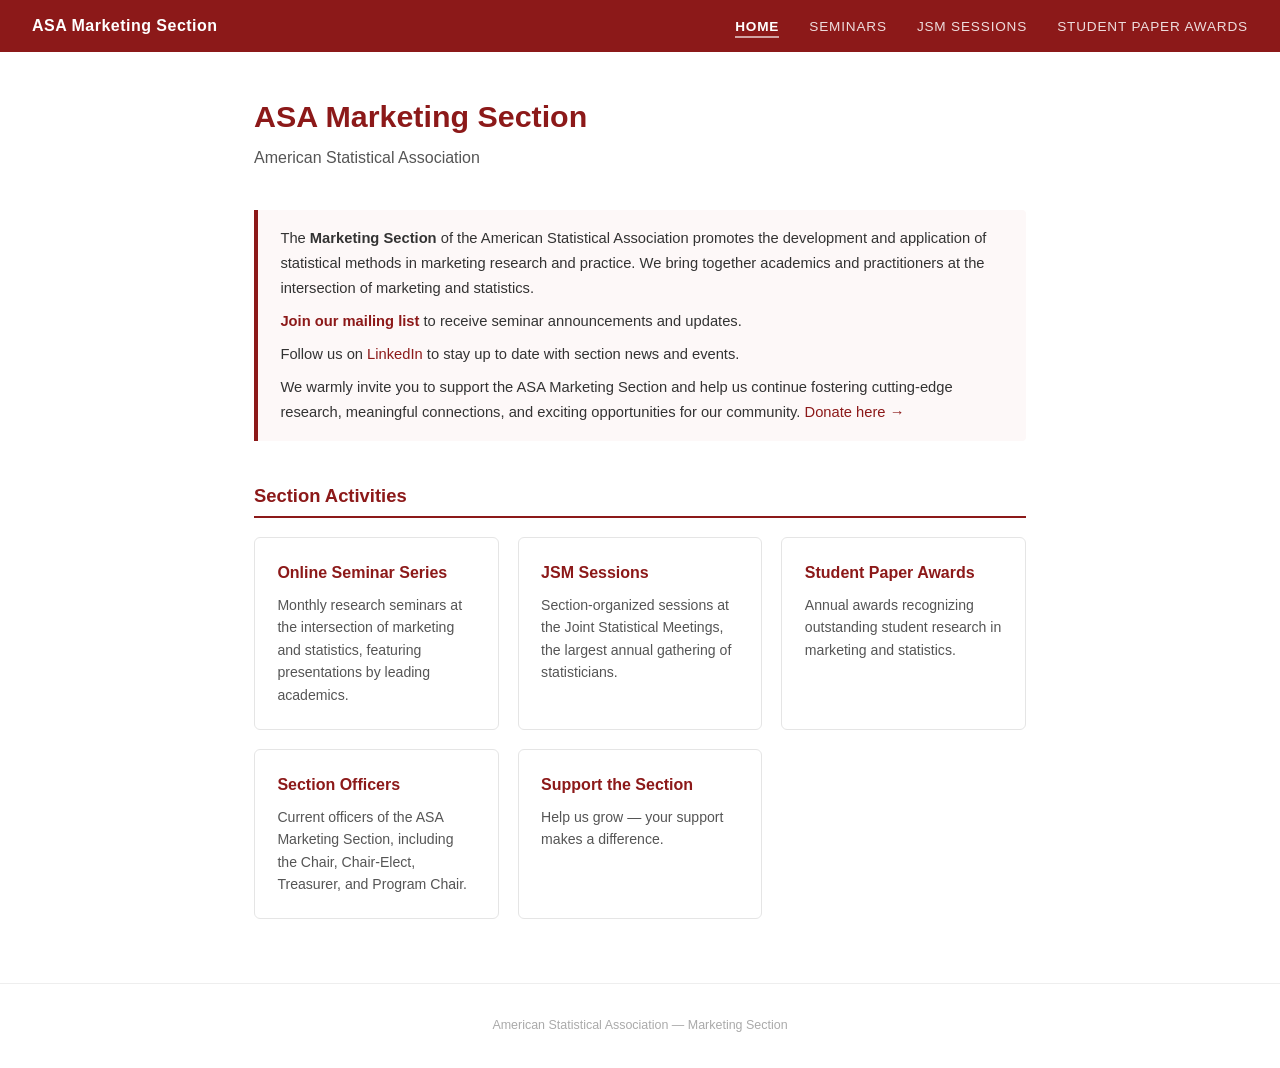
<file: index.html>
<!DOCTYPE html>
<html lang="en">
<head>
  <meta charset="UTF-8" />
  <meta name="viewport" content="width=device-width, initial-scale=1.0" />
  <title>Home — ASA Marketing Section</title>
  <link rel="stylesheet" href="style.css" />
</head>
<body>
<header class="site-header">
  <a class="nav-title" href="index.html">ASA Marketing Section</a>
  <nav>
    <a href="index.html" class="active">Home</a>
    <a href="seminars.html">Seminars</a>
    <a href="jsm.html">JSM Sessions</a>
    <a href="awards.html">Student Paper Awards</a>
  </nav>
</header>
<main class="page-content">

  <h1 class="page-title">ASA Marketing Section</h1>
  <p class="page-subtitle">American Statistical Association</p>

  <div class="about-section">
    <p>The <strong>Marketing Section</strong> of the American Statistical Association promotes the development and application of statistical methods in marketing research and practice. We bring together academics and practitioners at the intersection of marketing and statistics.</p>
    <p><strong><a href="https://asamarketing.substack.com/subscribe">Join our mailing list</a></strong> to receive seminar announcements and updates.</p>
    <p>Follow us on <a href="https://www.linkedin.com/groups/14601729/" target="_blank" rel="noopener">LinkedIn</a> to stay up to date with section news and events.</p>
    <p>We warmly invite you to support the ASA Marketing Section and help us continue fostering cutting-edge research, meaningful connections, and exciting opportunities for our community. <a href="https://secure.qgiv.com/for/asamarketingsection/" target="_blank" rel="noopener">Donate here →</a></p>
  </div>

  <h2 class="season-heading">Section Activities</h2>

  <div class="nav-cards">

    <a class="nav-card" href="seminars.html">
      <div class="nav-card-title">Online Seminar Series</div>
      <div class="nav-card-desc">Monthly research seminars at the intersection of marketing and statistics, featuring presentations by leading academics.</div>
    </a>

    <a class="nav-card" href="jsm.html">
      <div class="nav-card-title">JSM Sessions</div>
      <div class="nav-card-desc">Section-organized sessions at the Joint Statistical Meetings, the largest annual gathering of statisticians.</div>
    </a>

    <a class="nav-card" href="awards.html">
      <div class="nav-card-title">Student Paper Awards</div>
      <div class="nav-card-desc">Annual awards recognizing outstanding student research in marketing and statistics.</div>
    </a>

    <a class="nav-card" href="officers.html">
      <div class="nav-card-title">Section Officers</div>
      <div class="nav-card-desc">Current officers of the ASA Marketing Section, including the Chair, Chair-Elect, Treasurer, and Program Chair.</div>
    </a>

    <a class="nav-card" href="https://secure.qgiv.com/for/asamarketingsection/" target="_blank" rel="noopener">
      <div class="nav-card-title">Support the Section</div>
      <div class="nav-card-desc">Help us grow — your support makes a difference.</div>
    </a>

  </div>

</main>
<footer class="site-footer">
  American Statistical Association — Marketing Section
</footer>
</body>
</html>
</file>
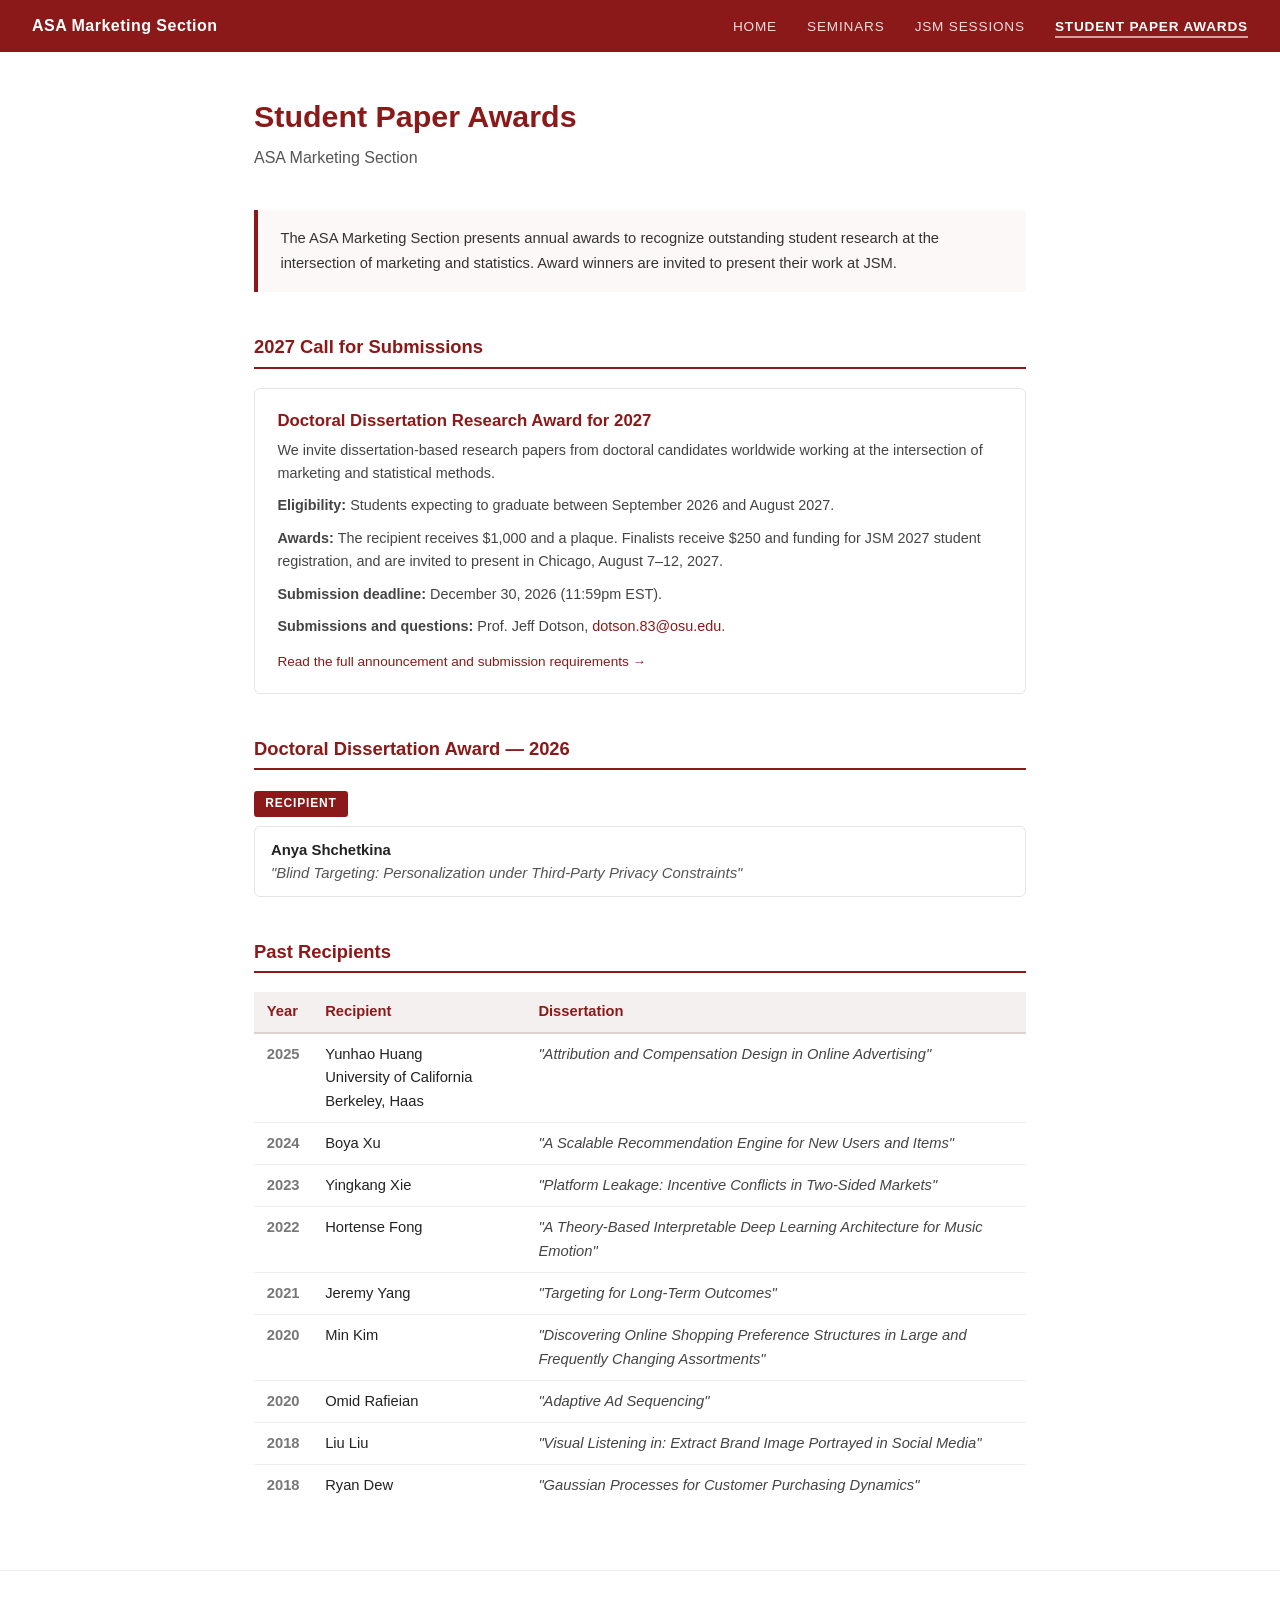
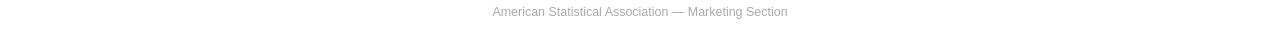
<file: awards.html>
<!DOCTYPE html>
<html lang="en">
<head>
  <meta charset="UTF-8" />
  <meta name="viewport" content="width=device-width, initial-scale=1.0" />
  <title>Student Paper Awards — ASA Marketing Section</title>
  <link rel="stylesheet" href="style.css" />
</head>
<body class="award-page">
<header class="site-header">
  <a class="nav-title" href="index.html">ASA Marketing Section</a>
  <nav>
    <a href="index.html">Home</a>
    <a href="seminars.html">Seminars</a>
    <a href="jsm.html">JSM Sessions</a>
    <a href="awards.html" class="active">Student Paper Awards</a>
  </nav>
</header>
<main class="page-content">

  <h1 class="page-title">Student Paper Awards</h1>
  <p class="page-subtitle">ASA Marketing Section</p>

  <div class="about-section">
    <p>The ASA Marketing Section presents annual awards to recognize outstanding student research at the intersection of marketing and statistics. Award winners are invited to present their work at JSM.</p>
  </div>

  <h2 class="season-heading">2027 Call for Submissions</h2>
  <div class="talk-card">
    <h3 class="talk-title"><a href="doctoral-dissertation-award-2027.html">Doctoral Dissertation Research Award for 2027</a></h3>
    <p class="talk-speaker">We invite dissertation-based research papers from doctoral candidates worldwide working at the intersection of marketing and statistical methods.</p>
    <p class="talk-speaker"><strong>Eligibility:</strong> Students expecting to graduate between September 2026 and August 2027.</p>
    <p class="talk-speaker"><strong>Awards:</strong> The recipient receives $1,000 and a plaque. Finalists receive $250 and funding for JSM 2027 student registration, and are invited to present in Chicago, August 7–12, 2027.</p>
    <p class="talk-speaker"><strong>Submission deadline:</strong> December 30, 2026 (11:59pm EST).</p>
    <p class="talk-speaker"><strong>Submissions and questions:</strong> Prof. Jeff Dotson, <a href="mailto:dotson.83@osu.edu">dotson.83@osu.edu</a>.</p>
    <a class="read-more" href="doctoral-dissertation-award-2027.html">Read the full announcement and submission requirements →</a>
  </div>

  <h2 class="season-heading">Doctoral Dissertation Award — 2026</h2>
  <div class="award-block">
    <div class="award-label recipient-label">Recipient</div>
    <ul class="award-list">
      <li><strong>Anya Shchetkina</strong><br>
        <em>"Blind Targeting: Personalization under Third-Party Privacy Constraints"</em></li>
    </ul>
  </div>

  <!-- Archived 2025 finalists; retained for reference.
  <h2 class="season-heading">Doctoral Dissertation Award — 2025 Finalists</h2>

  <div class="award-block">
    <div class="award-label finalist-label">Finalists</div>
    <ul class="award-list">
      <li><strong>Yanyan Li</strong> (University of Southern California, Marshall)<br>
        <em>"A Representative Sampling Method for Peer Encouragement Designs in Network Experiments"</em></li>
      <li><strong>Jasmine Yang</strong> (Columbia Business School)<br>
        <em>"A Scalable Framework for the Optimization of Video Content Summarization"</em></li>
      <li><strong>Hangcheng Zhao</strong> (University of Pennsylvania, Wharton)<br>
        <em>"Algorithmic Collusion of Pricing and Advertising on E-commerce Platforms"</em></li>
      <li><strong>Guangying Chen</strong> (Washington University in St. Louis, Olin)<br>
        <em>"A New Estimator for Encouragement Design in Randomized Controlled Trials When the Exclusion Restriction Is Violated"</em></li>
    </ul>
  </div>

  -->

  <h2 class="season-heading">Past Recipients</h2>

  <table class="award-table">
    <thead>
      <tr><th>Year</th><th>Recipient</th><th>Dissertation</th></tr>
    </thead>
    <tbody>
      <tr><td>2025</td><td>Yunhao Huang<br>University of California Berkeley, Haas</td><td><em>"Attribution and Compensation Design in Online Advertising"</em></td></tr>
      <tr><td>2024</td><td>Boya Xu</td><td><em>"A Scalable Recommendation Engine for New Users and Items"</em></td></tr>
      <tr><td>2023</td><td>Yingkang Xie</td><td><em>"Platform Leakage: Incentive Conflicts in Two-Sided Markets"</em></td></tr>
      <tr><td>2022</td><td>Hortense Fong</td><td><em>"A Theory-Based Interpretable Deep Learning Architecture for Music Emotion"</em></td></tr>
      <tr><td>2021</td><td>Jeremy Yang</td><td><em>"Targeting for Long-Term Outcomes"</em></td></tr>
      <tr><td>2020</td><td>Min Kim</td><td><em>"Discovering Online Shopping Preference Structures in Large and Frequently Changing Assortments"</em></td></tr>
      <tr><td>2020</td><td>Omid Rafieian</td><td><em>"Adaptive Ad Sequencing"</em></td></tr>
      <tr><td>2018</td><td>Liu Liu</td><td><em>"Visual Listening in: Extract Brand Image Portrayed in Social Media"</em></td></tr>
      <tr><td>2018</td><td>Ryan Dew</td><td><em>"Gaussian Processes for Customer Purchasing Dynamics"</em></td></tr>
    </tbody>
  </table>

</main>
<footer class="site-footer">
  American Statistical Association — Marketing Section
</footer>
</body>
</html>
</file>
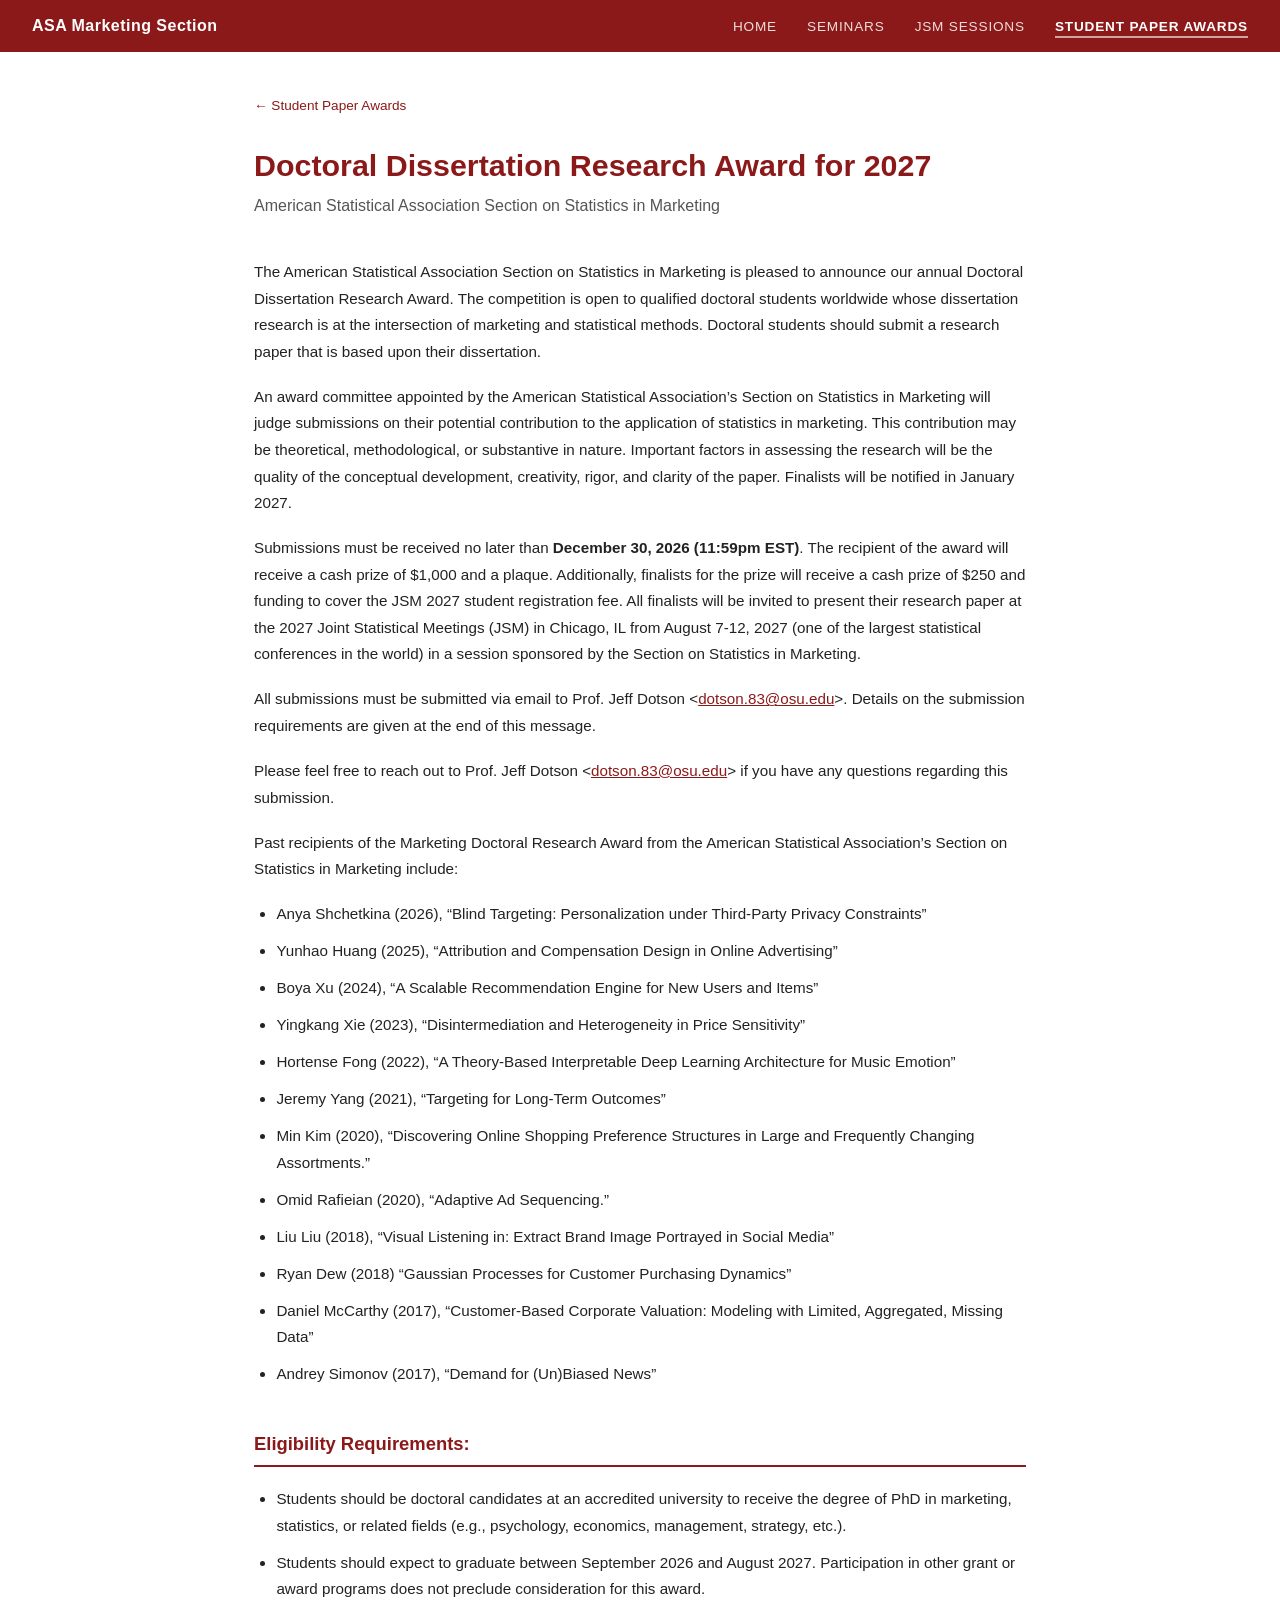
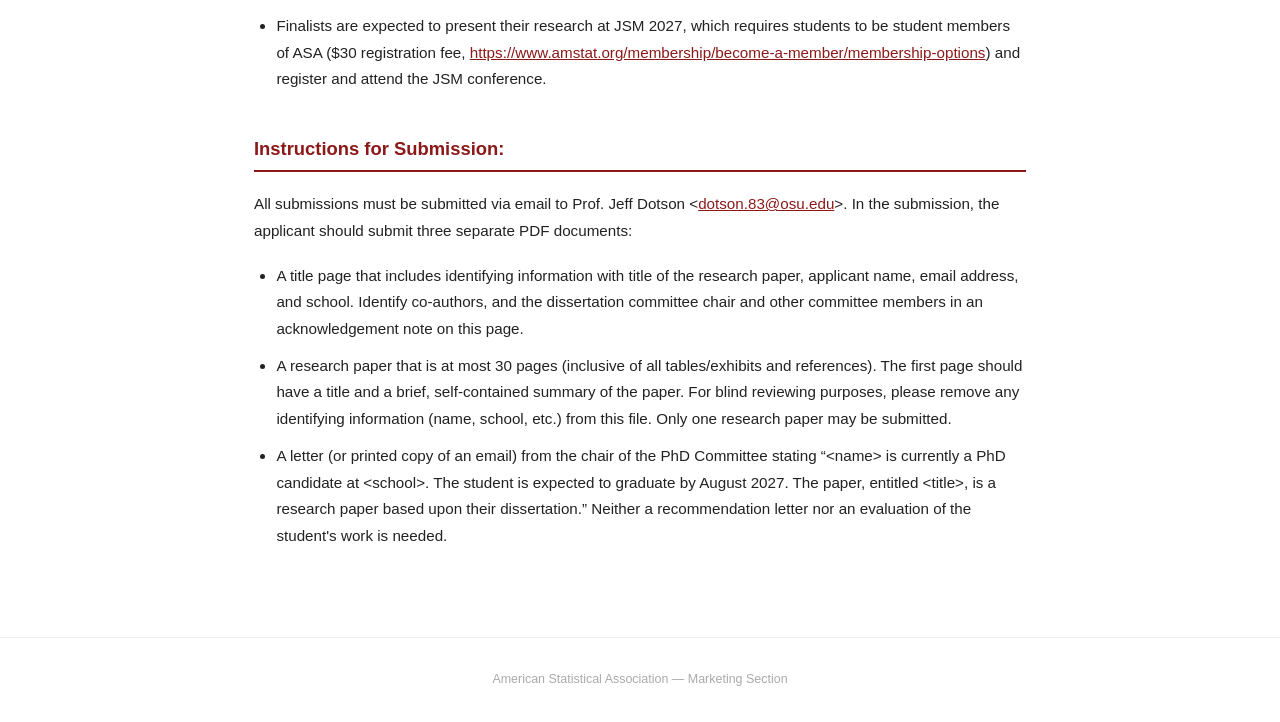
<file: doctoral-dissertation-award-2027.html>
<!DOCTYPE html>
<html lang="en">
<head>
  <meta charset="UTF-8" />
  <meta name="viewport" content="width=device-width, initial-scale=1.0" />
  <title>Doctoral Dissertation Research Award for 2027 — ASA Marketing Section</title>
  <link rel="stylesheet" href="style.css" />
</head>
<body class="award-page">
<header class="site-header">
  <a class="nav-title" href="index.html">ASA Marketing Section</a>
  <nav>
    <a href="index.html">Home</a>
    <a href="seminars.html">Seminars</a>
    <a href="jsm.html">JSM Sessions</a>
    <a href="awards.html" class="active">Student Paper Awards</a>
  </nav>
</header>
<main class="page-content">
  <a class="back-link" href="awards.html">← Student Paper Awards</a>
  <h1 class="page-title">Doctoral Dissertation Research Award for 2027</h1>
  <p class="page-subtitle">American Statistical Association Section on Statistics in Marketing</p>
  <article class="award-announcement">



<p>The American Statistical Association Section on Statistics in Marketing is pleased to announce our annual Doctoral Dissertation Research Award. The competition is open to qualified doctoral students worldwide whose dissertation research is at the intersection of marketing and statistical methods. Doctoral students should submit a research paper that is based upon their dissertation.</p>
<p>An award committee appointed by the American Statistical Association’s Section on Statistics in Marketing will judge submissions on their potential contribution to the application of statistics in marketing. This contribution may be theoretical, methodological, or substantive in nature. Important factors in assessing the research will be the quality of the conceptual development, creativity, rigor, and clarity of the paper. Finalists will be notified in January 2027.</p>
<p>Submissions must be received no later than <strong>December 30, 2026 (11:59pm EST)</strong>. The recipient of the award will receive a cash prize of $1,000 and a plaque.  Additionally, finalists for the prize will receive a cash prize of $250 and funding to cover the JSM 2027 student registration fee.  All finalists will be invited to present their research paper at the 2027 Joint Statistical Meetings (JSM) in Chicago, IL from August 7-12, 2027 (one of the largest statistical conferences in the world) in a session sponsored by the Section on Statistics in Marketing.  </p>
<p>All submissions must be submitted via email to Prof. Jeff Dotson &lt;<a href="mailto:dotson.83@osu.edu">dotson.83@osu.edu</a>&gt;. Details on the submission requirements are given at the end of this message.</p>
<p>Please feel free to reach out to Prof. Jeff Dotson &lt;<a href="mailto:dotson.83@osu.edu">dotson.83@osu.edu</a>&gt; if you have any questions regarding this submission.</p>
<p>Past recipients of the Marketing Doctoral Research Award from the American Statistical Association’s Section on Statistics in Marketing include:</p>
<ul>
  <li>Anya Shchetkina (2026), “Blind Targeting: Personalization under Third-Party Privacy Constraints”</li>
  <li>Yunhao Huang (2025), “Attribution and Compensation Design in Online Advertising”</li>
  <li>Boya Xu (2024), “A Scalable Recommendation Engine for New Users and Items”</li>
  <li>Yingkang Xie (2023), “Disintermediation and Heterogeneity in Price Sensitivity”</li>
  <li>Hortense Fong (2022), “A Theory-Based Interpretable Deep Learning Architecture for Music Emotion”</li>
  <li>Jeremy Yang (2021), “Targeting for Long-Term Outcomes”</li>
  <li>Min Kim (2020), “Discovering Online Shopping Preference Structures in Large and Frequently Changing Assortments.”</li>
  <li>Omid Rafieian (2020), “Adaptive Ad Sequencing.”</li>
  <li>Liu Liu (2018), “Visual Listening in: Extract Brand Image Portrayed in Social Media”</li>
  <li>Ryan Dew (2018) “Gaussian Processes for Customer Purchasing Dynamics”</li>
  <li>Daniel McCarthy (2017), “Customer-Based Corporate Valuation: Modeling with Limited, Aggregated, Missing Data”</li>
  <li>Andrey Simonov (2017), “Demand for (Un)Biased News”</li>
</ul>

<h2 class="season-heading">Eligibility Requirements:</h2>
<ul>
  <li>Students should be doctoral candidates at an accredited university to receive the degree of PhD in marketing, statistics, or related fields (e.g., psychology, economics, management, strategy, etc.).</li>
  <li>Students should expect to graduate between September 2026 and August 2027. Participation in other grant or award programs does not preclude consideration for this award.</li>
  <li>Finalists are expected to present their research at JSM 2027, which requires students to be student members of ASA ($30 registration fee, <a href="https://www.amstat.org/membership/become-a-member/membership-options">https://www.amstat.org/membership/become-a-member/membership-options</a>) and register and attend the JSM conference.</li>
</ul>
<h2 class="season-heading">Instructions for Submission:</h2>
<p>All submissions must be submitted via email to Prof. Jeff Dotson &lt;<a href="mailto:dotson.83@osu.edu">dotson.83@osu.edu</a>&gt;. In the submission, the applicant should submit three separate PDF documents:</p>
<ul>
  <li>A title page that includes identifying information with title of the research paper, applicant name, email address, and school.  Identify co-authors, and the dissertation committee chair and other committee members in an acknowledgement note on this page.</li>
  <li>A research paper that is at most 30 pages (inclusive of all tables/exhibits and references). The first page should have a title and a brief, self-contained summary of the paper. For blind reviewing purposes, please remove any identifying information (name, school, etc.) from this file. Only one research paper may be submitted.</li>
  <li>A letter (or printed copy of an email) from the chair of the PhD Committee stating “&lt;name&gt; is currently a PhD candidate at &lt;school&gt;.  The student is expected to graduate by August 2027.  The paper, entitled &lt;title&gt;, is a research paper based upon their dissertation.” Neither a recommendation letter nor an evaluation of the student's work is needed.</li>
</ul>


  </article>
</main>
<footer class="site-footer">
  American Statistical Association — Marketing Section
</footer>
</body>
</html>
</file>
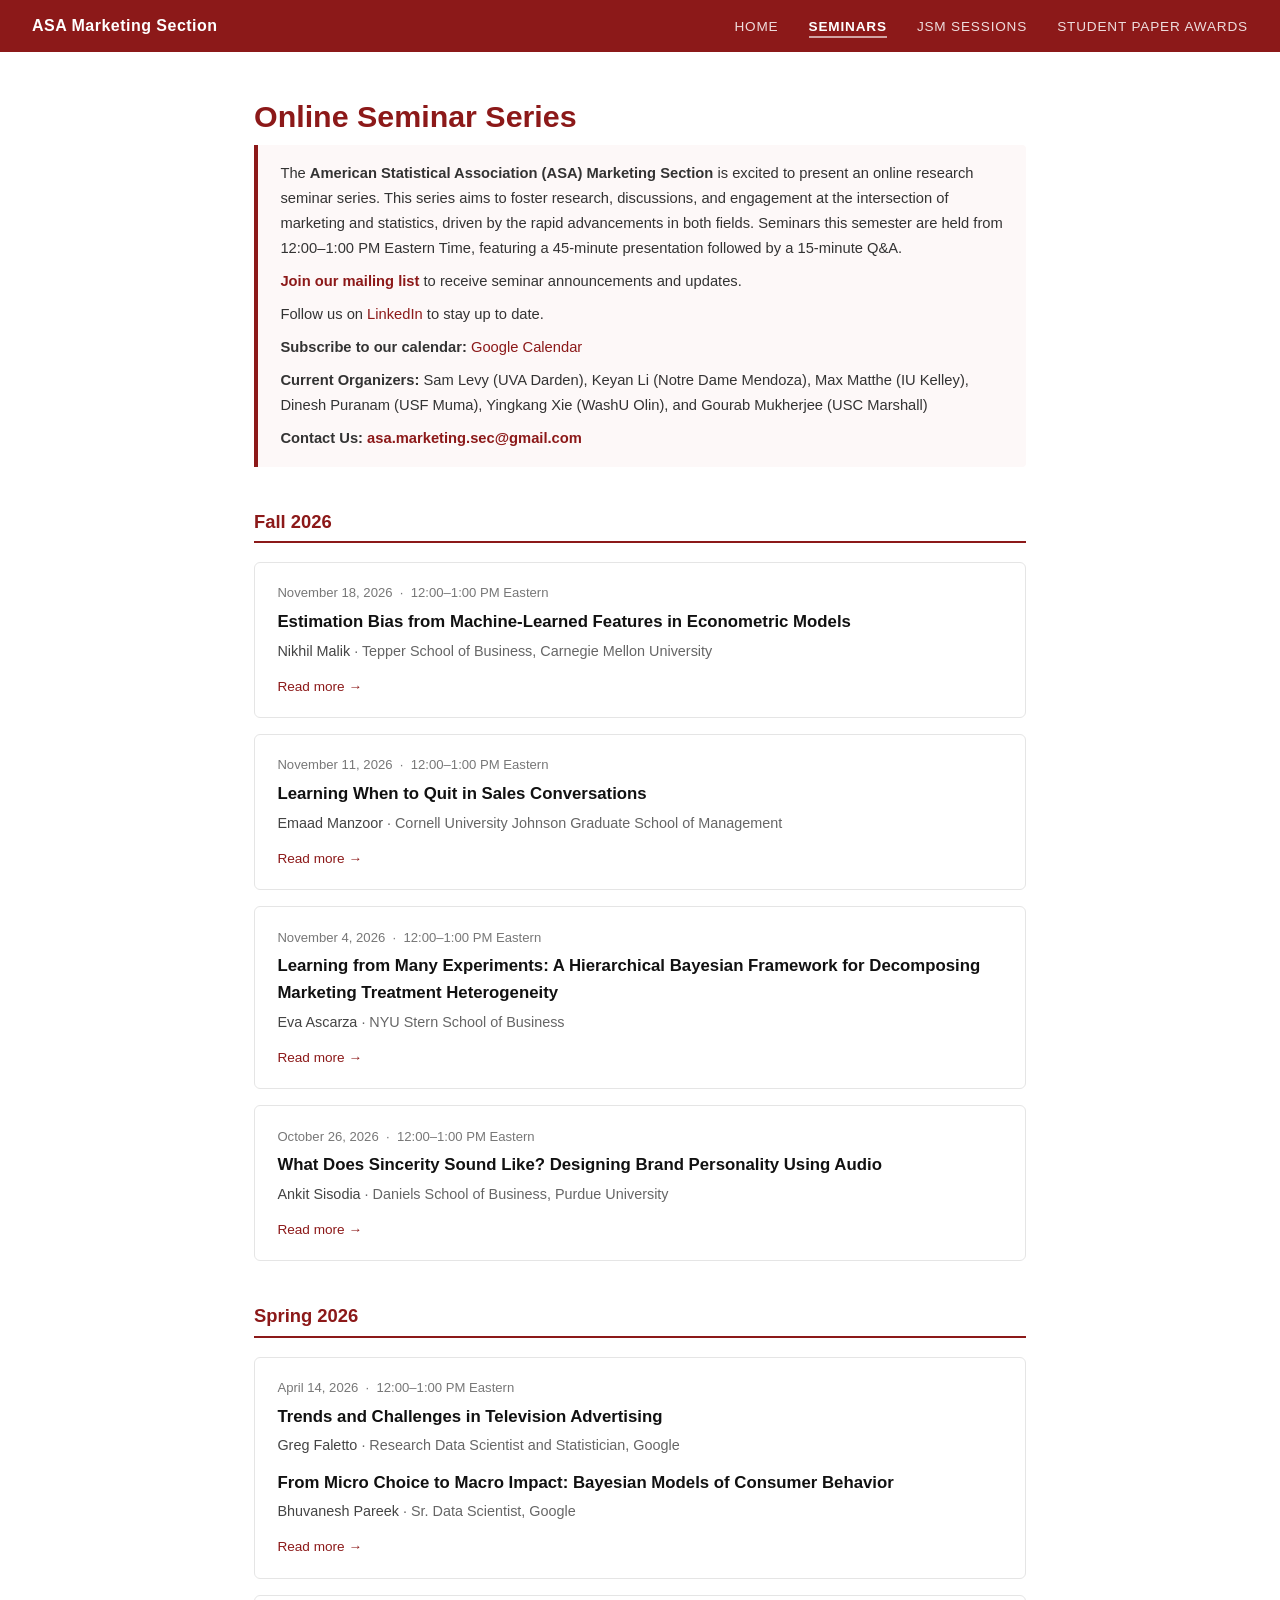
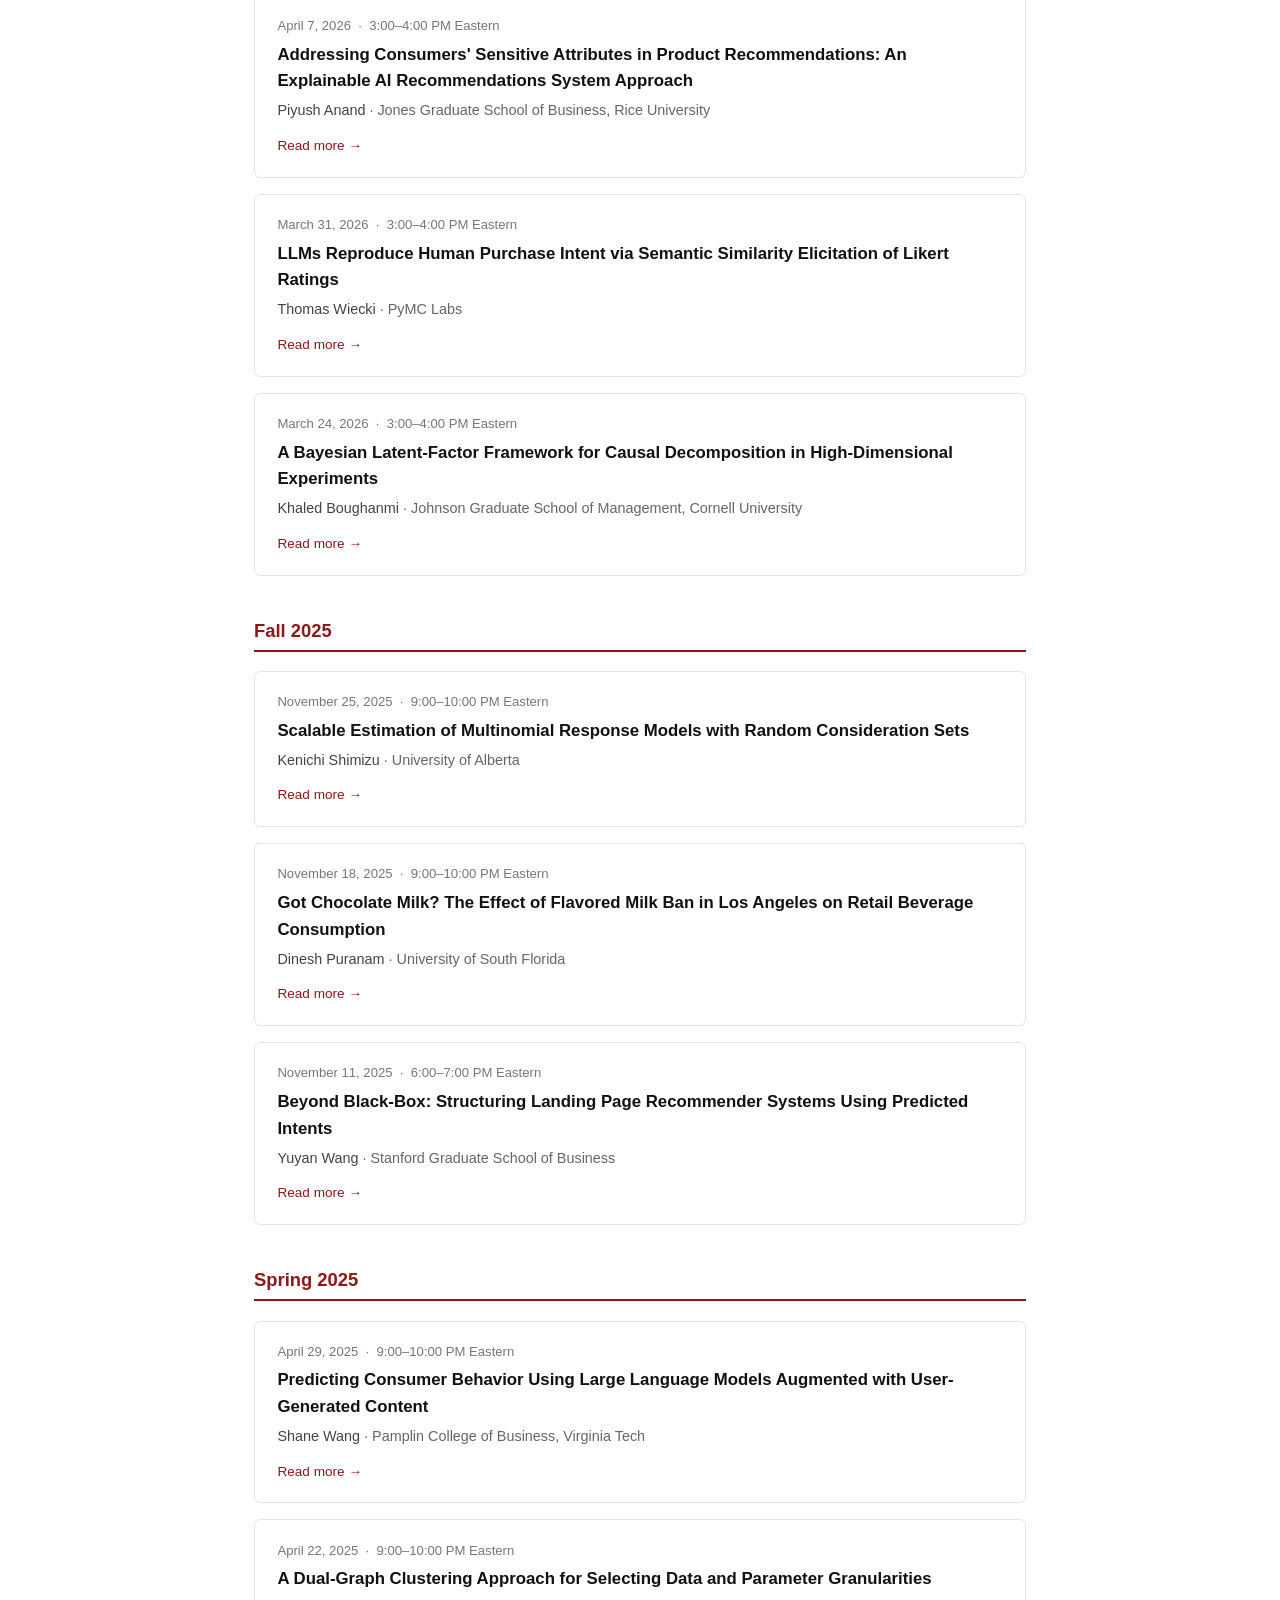
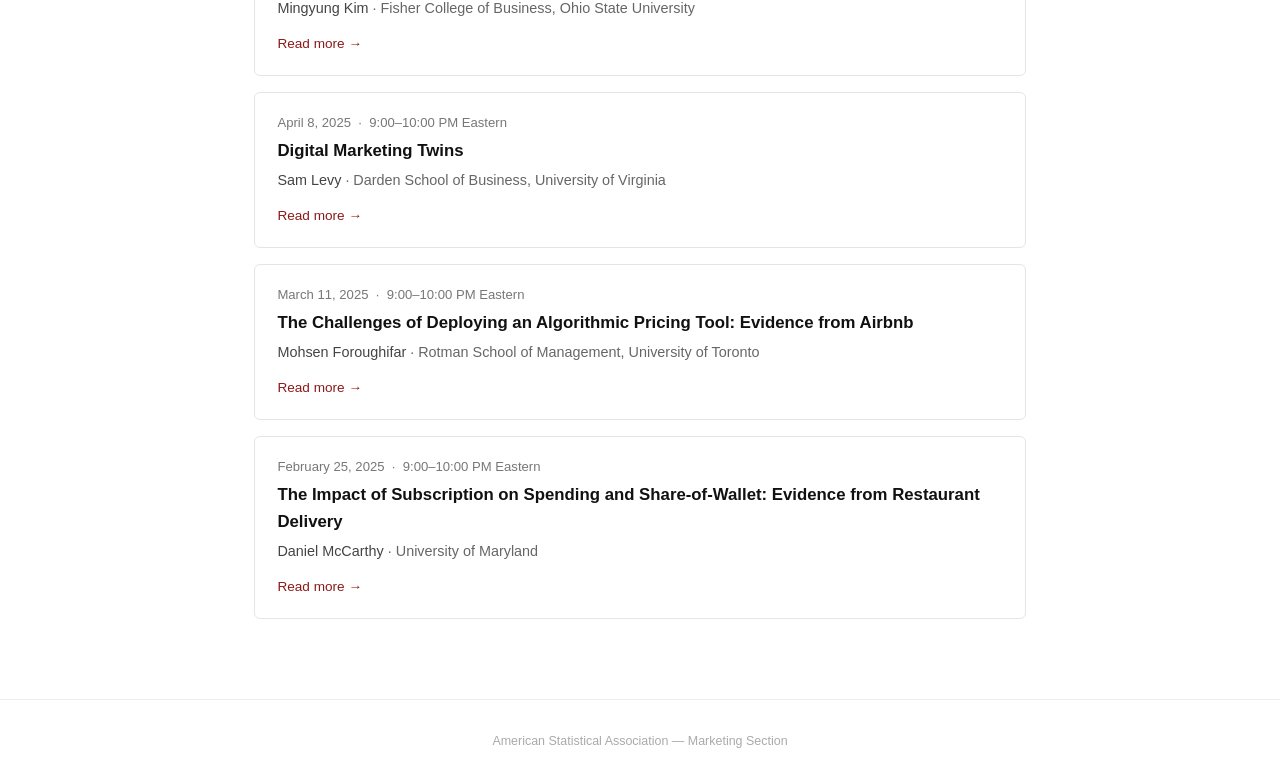
<file: seminars.html>
<!DOCTYPE html>
<html lang="en">
<head>
  <meta charset="UTF-8" />
  <meta name="viewport" content="width=device-width, initial-scale=1.0" />
  <title>Online Seminar Series — ASA Marketing Section</title>
  <link rel="stylesheet" href="style.css" />
</head>
<body>
<header class="site-header">
  <a class="nav-title" href="index.html">ASA Marketing Section</a>
  <nav>
    <a href="index.html">Home</a>
    <a href="seminars.html" class="active">Seminars</a>
    <a href="jsm.html">JSM Sessions</a>
    <a href="awards.html">Student Paper Awards</a>
  </nav>
</header>
<main class="page-content">

  <h1 class="page-title">Online Seminar Series</h1>

  <div class="about-section">
    <p>The <strong>American Statistical Association (ASA) Marketing Section</strong> is excited to present an online research seminar series. This series aims to foster research, discussions, and engagement at the intersection of marketing and statistics, driven by the rapid advancements in both fields. Seminars this semester are held from 12:00–1:00 PM Eastern Time, featuring a 45-minute presentation followed by a 15-minute Q&amp;A.</p>
    <p><strong><a href="https://asamarketing.substack.com/subscribe">Join our mailing list</a></strong> to receive seminar announcements and updates.</p>
    <p>Follow us on <a href="https://www.linkedin.com/groups/14601729/" target="_blank" rel="noopener">LinkedIn</a> to stay up to date.</p>
    <p><strong>Subscribe to our calendar:</strong> <a href="https://calendar.google.com/calendar/u/0?cid=Y18yMTliNmE3NzBmY2E0ZTM4N2Q0MDU4MjgyOGE5MTE0ZGUwNjE3ZTcxNjkyZGM2ZDE1ZjViZTcxODE2ZjcyYWYxQGdyb3VwLmNhbGVuZGFyLmdvb2dsZS5jb20" target="_blank" rel="noopener">Google Calendar</a></p>
    <p><strong>Current Organizers:</strong> Sam Levy (UVA Darden), Keyan Li (Notre Dame Mendoza), Max Matthe (IU Kelley), Dinesh Puranam (USF Muma), Yingkang Xie (WashU Olin), and Gourab Mukherjee (USC Marshall)</p>
    <p><strong>Contact Us: <a href="mailto:asa.marketing.sec@gmail.com">asa.marketing.sec@gmail.com</a></strong></p>
  </div>
  <h2 class="season-heading">Fall 2026</h2>
  <div class="talk-card">
    <div class="talk-meta">November 18, 2026 &nbsp;·&nbsp; 12:00–1:00 PM Eastern</div>
    <div class="talk-title">Estimation Bias from Machine-Learned Features in Econometric Models</div>
    <div class="talk-speaker">Nikhil Malik&nbsp;<em>· Tepper School of Business, Carnegie Mellon University</em></div>
    <a class="read-more" href="talks/fall2026-nov18.html">Read more →</a>
  </div>
  <div class="talk-card">
    <div class="talk-meta">November 11, 2026 &nbsp;·&nbsp; 12:00–1:00 PM Eastern</div>
    <div class="talk-title">Learning When to Quit in Sales Conversations</div>
    <div class="talk-speaker">Emaad Manzoor&nbsp;<em>· Cornell University Johnson Graduate School of Management</em></div>
    <a class="read-more" href="talks/fall2026-nov11.html">Read more →</a>
  </div>
  <div class="talk-card">
    <div class="talk-meta">November 4, 2026 &nbsp;·&nbsp; 12:00–1:00 PM Eastern</div>
    <div class="talk-title">Learning from Many Experiments: A Hierarchical Bayesian Framework for Decomposing Marketing Treatment Heterogeneity</div>
    <div class="talk-speaker">Eva Ascarza&nbsp;<em>· NYU Stern School of Business</em></div>
    <a class="read-more" href="talks/fall2026-nov04.html">Read more →</a>
  </div>
  <div class="talk-card">
    <div class="talk-meta">October 26, 2026 &nbsp;·&nbsp; 12:00–1:00 PM Eastern</div>
    <div class="talk-title">What Does Sincerity Sound Like? Designing Brand Personality Using Audio</div>
    <div class="talk-speaker">Ankit Sisodia&nbsp;<em>· Daniels School of Business, Purdue University</em></div>
    <a class="read-more" href="talks/fall2026-oct26.html">Read more →</a>
  </div>
  <h2 class="season-heading">Spring 2026</h2>
  <div class="talk-card">
    <div class="talk-meta">April 14, 2026 &nbsp;·&nbsp; 12:00–1:00 PM Eastern</div>
    <div class="talk-title">Trends and Challenges in Television Advertising</div>
    <div class="talk-speaker">Greg Faletto&nbsp;<em>· Research Data Scientist and Statistician, Google</em></div>
    <div class="talk-title" style="margin-top: 0.75rem;">From Micro Choice to Macro Impact: Bayesian Models of Consumer Behavior</div>
    <div class="talk-speaker">Bhuvanesh Pareek&nbsp;<em>· Sr. Data Scientist, Google</em></div>
    <a class="read-more" href="talks/spring2026-apr14.html">Read more →</a>
  </div>
  <div class="talk-card">
    <div class="talk-meta">April 7, 2026 &nbsp;·&nbsp; 3:00–4:00 PM Eastern</div>
    <div class="talk-title">Addressing Consumers' Sensitive Attributes in Product Recommendations: An Explainable AI Recommendations System Approach</div>
    <div class="talk-speaker">Piyush Anand&nbsp;<em>· Jones Graduate School of Business, Rice University</em></div>
    <a class="read-more" href="talks/spring2026-apr07.html">Read more →</a>
  </div>
  <div class="talk-card">
    <div class="talk-meta">March 31, 2026 &nbsp;·&nbsp; 3:00–4:00 PM Eastern</div>
    <div class="talk-title">LLMs Reproduce Human Purchase Intent via Semantic Similarity Elicitation of Likert Ratings</div>
    <div class="talk-speaker">Thomas Wiecki&nbsp;<em>· PyMC Labs</em></div>
    <a class="read-more" href="talks/spring2026-mar31.html">Read more →</a>
  </div>
  <div class="talk-card">
    <div class="talk-meta">March 24, 2026 &nbsp;·&nbsp; 3:00–4:00 PM Eastern</div>
    <div class="talk-title">A Bayesian Latent-Factor Framework for Causal Decomposition in High-Dimensional Experiments</div>
    <div class="talk-speaker">Khaled Boughanmi&nbsp;<em>· Johnson Graduate School of Management, Cornell University</em></div>
    <a class="read-more" href="talks/spring2026-mar24.html">Read more →</a>
  </div>
  <h2 class="season-heading">Fall 2025</h2>
  <div class="talk-card">
    <div class="talk-meta">November 25, 2025 &nbsp;·&nbsp; 9:00–10:00 PM Eastern</div>
    <div class="talk-title">Scalable Estimation of Multinomial Response Models with Random Consideration Sets</div>
    <div class="talk-speaker">Kenichi Shimizu&nbsp;<em>· University of Alberta</em></div>
    <a class="read-more" href="talks/fall2025-nov25.html">Read more →</a>
  </div>
  <div class="talk-card">
    <div class="talk-meta">November 18, 2025 &nbsp;·&nbsp; 9:00–10:00 PM Eastern</div>
    <div class="talk-title">Got Chocolate Milk? The Effect of Flavored Milk Ban in Los Angeles on Retail Beverage Consumption</div>
    <div class="talk-speaker">Dinesh Puranam&nbsp;<em>· University of South Florida</em></div>
    <a class="read-more" href="talks/fall2025-nov18.html">Read more →</a>
  </div>
  <div class="talk-card">
    <div class="talk-meta">November 11, 2025 &nbsp;·&nbsp; 6:00–7:00 PM Eastern</div>
    <div class="talk-title">Beyond Black-Box: Structuring Landing Page Recommender Systems Using Predicted Intents</div>
    <div class="talk-speaker">Yuyan Wang&nbsp;<em>· Stanford Graduate School of Business</em></div>
    <a class="read-more" href="talks/fall2025-nov11.html">Read more →</a>
  </div>
  <h2 class="season-heading">Spring 2025</h2>
  <div class="talk-card">
    <div class="talk-meta">April 29, 2025 &nbsp;·&nbsp; 9:00–10:00 PM Eastern</div>
    <div class="talk-title">Predicting Consumer Behavior Using Large Language Models Augmented with User-Generated Content</div>
    <div class="talk-speaker">Shane Wang&nbsp;<em>· Pamplin College of Business, Virginia Tech</em></div>
    <a class="read-more" href="talks/spring2025-apr29.html">Read more →</a>
  </div>
  <div class="talk-card">
    <div class="talk-meta">April 22, 2025 &nbsp;·&nbsp; 9:00–10:00 PM Eastern</div>
    <div class="talk-title">A Dual-Graph Clustering Approach for Selecting Data and Parameter Granularities</div>
    <div class="talk-speaker">Mingyung Kim&nbsp;<em>· Fisher College of Business, Ohio State University</em></div>
    <a class="read-more" href="talks/spring2025-apr22.html">Read more →</a>
  </div>
  <div class="talk-card">
    <div class="talk-meta">April 8, 2025 &nbsp;·&nbsp; 9:00–10:00 PM Eastern</div>
    <div class="talk-title">Digital Marketing Twins</div>
    <div class="talk-speaker">Sam Levy&nbsp;<em>· Darden School of Business, University of Virginia</em></div>
    <a class="read-more" href="talks/spring2025-apr08.html">Read more →</a>
  </div>
  <div class="talk-card">
    <div class="talk-meta">March 11, 2025 &nbsp;·&nbsp; 9:00–10:00 PM Eastern</div>
    <div class="talk-title">The Challenges of Deploying an Algorithmic Pricing Tool: Evidence from Airbnb</div>
    <div class="talk-speaker">Mohsen Foroughifar&nbsp;<em>· Rotman School of Management, University of Toronto</em></div>
    <a class="read-more" href="talks/spring2025-mar11.html">Read more →</a>
  </div>
  <div class="talk-card">
    <div class="talk-meta">February 25, 2025 &nbsp;·&nbsp; 9:00–10:00 PM Eastern</div>
    <div class="talk-title">The Impact of Subscription on Spending and Share-of-Wallet: Evidence from Restaurant Delivery</div>
    <div class="talk-speaker">Daniel McCarthy&nbsp;<em>· University of Maryland</em></div>
    <a class="read-more" href="talks/spring2025-feb25.html">Read more →</a>
  </div>

</main>
<footer class="site-footer">
  American Statistical Association — Marketing Section
</footer>
</body>
</html>
</file>
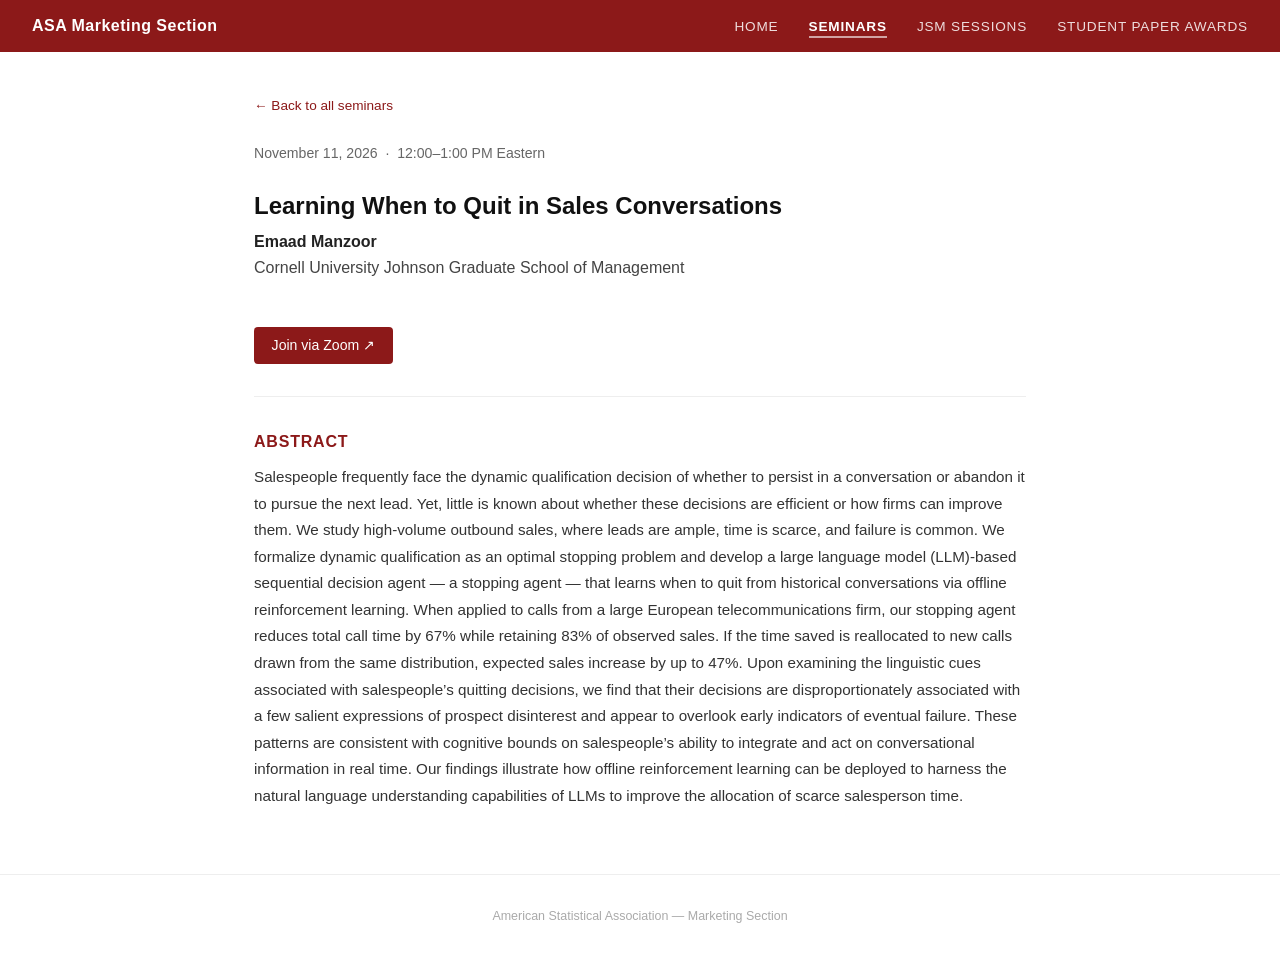
<file: talks/fall2026-nov11.html>
<!DOCTYPE html>
<html lang="en">
<head>
  <meta charset="UTF-8" />
  <meta name="viewport" content="width=device-width, initial-scale=1.0" />
  <title>Learning When to Quit in Sales Conversations — ASA Marketing Section</title>
  <link rel="stylesheet" href="../style.css" />
</head>
<body>
<header class="site-header">
  <a class="nav-title" href="../index.html">ASA Marketing Section</a>
  <nav>
    <a href="../index.html">Home</a>
    <a href="../seminars.html" class="active">Seminars</a>
    <a href="../jsm.html">JSM Sessions</a>
    <a href="../awards.html">Student Paper Awards</a>
  </nav>
</header>
<main class="page-content">

  <a class="back-link" href="../seminars.html">← Back to all seminars</a>

  <div class="talk-detail-meta">
    November 11, 2026 &nbsp;·&nbsp; 12:00–1:00 PM Eastern
  </div>

  <h1 class="talk-detail-title">Learning When to Quit in Sales Conversations</h1>

  <div class="talk-detail-speaker">
    <strong>Emaad Manzoor</strong>
    <br>Cornell University Johnson Graduate School of Management

  </div>

  <a class="action-link zoom-link" href="https://iu.zoom.us/j/87693437784" target="_blank" rel="noopener">Join via Zoom ↗</a>


  <hr style="margin: 2rem 0; border: none; border-top: 1px solid #eee;">

  <div class="abstract-heading">Abstract</div>
  <div class="abstract-text">
    <p>Salespeople frequently face the dynamic qualification decision of whether to persist in a conversation or abandon it to pursue the next lead. Yet, little is known about whether these decisions are efficient or how firms can improve them. We study high-volume outbound sales, where leads are ample, time is scarce, and failure is common. We formalize dynamic qualification as an optimal stopping problem and develop a large language model (LLM)-based sequential decision agent — a stopping agent — that learns when to quit from historical conversations via offline reinforcement learning. When applied to calls from a large European telecommunications firm, our stopping agent reduces total call time by 67% while retaining 83% of observed sales. If the time saved is reallocated to new calls drawn from the same distribution, expected sales increase by up to 47%. Upon examining the linguistic cues associated with salespeople’s quitting decisions, we find that their decisions are disproportionately associated with a few salient expressions of prospect disinterest and appear to overlook early indicators of eventual failure. These patterns are consistent with cognitive bounds on salespeople’s ability to integrate and act on conversational information in real time. Our findings illustrate how offline reinforcement learning can be deployed to harness the natural language understanding capabilities of LLMs to improve the allocation of scarce salesperson time.</p>
  </div>

</main>
<footer class="site-footer">
  American Statistical Association — Marketing Section
</footer>
</body>
</html>
</file>
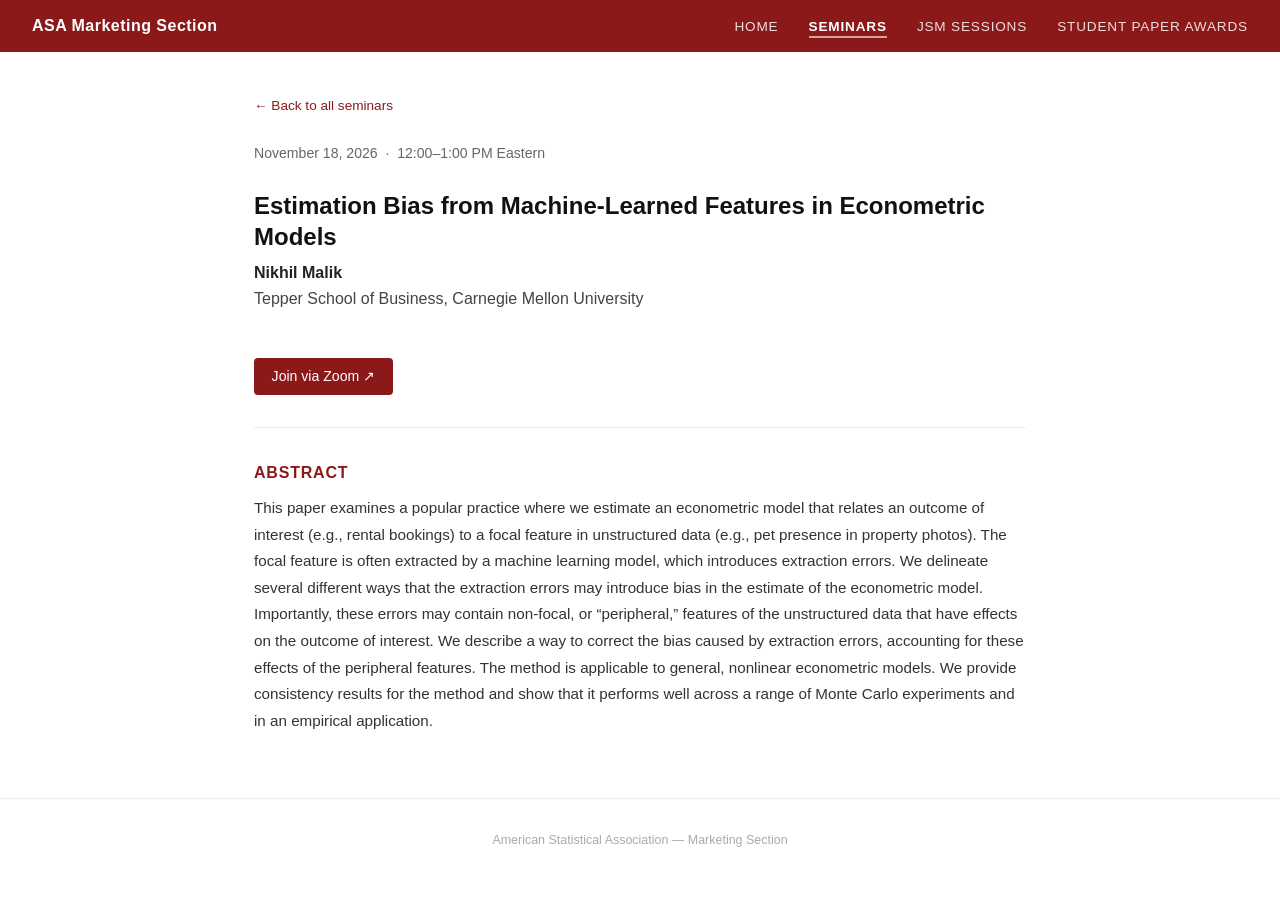
<file: talks/fall2026-nov18.html>
<!DOCTYPE html>
<html lang="en">
<head>
  <meta charset="UTF-8" />
  <meta name="viewport" content="width=device-width, initial-scale=1.0" />
  <title>Estimation Bias from Machine-Learned Features in Econometric Models — ASA Marketing Section</title>
  <link rel="stylesheet" href="../style.css" />
</head>
<body>
<header class="site-header">
  <a class="nav-title" href="../index.html">ASA Marketing Section</a>
  <nav>
    <a href="../index.html">Home</a>
    <a href="../seminars.html" class="active">Seminars</a>
    <a href="../jsm.html">JSM Sessions</a>
    <a href="../awards.html">Student Paper Awards</a>
  </nav>
</header>
<main class="page-content">

  <a class="back-link" href="../seminars.html">← Back to all seminars</a>

  <div class="talk-detail-meta">
    November 18, 2026 &nbsp;·&nbsp; 12:00–1:00 PM Eastern
  </div>

  <h1 class="talk-detail-title">Estimation Bias from Machine-Learned Features in Econometric Models</h1>

  <div class="talk-detail-speaker">
    <strong>Nikhil Malik</strong>
    <br>Tepper School of Business, Carnegie Mellon University

  </div>

  <a class="action-link zoom-link" href="https://iu.zoom.us/j/87693437784" target="_blank" rel="noopener">Join via Zoom ↗</a>


  <hr style="margin: 2rem 0; border: none; border-top: 1px solid #eee;">

  <div class="abstract-heading">Abstract</div>
  <div class="abstract-text">
    <p>This paper examines a popular practice where we estimate an econometric model that relates an outcome of interest (e.g., rental bookings) to a focal feature in unstructured data (e.g., pet presence in property photos). The focal feature is often extracted by a machine learning model, which introduces extraction errors. We delineate several different ways that the extraction errors may introduce bias in the estimate of the econometric model. Importantly, these errors may contain non-focal, or “peripheral,” features of the unstructured data that have effects on the outcome of interest. We describe a way to correct the bias caused by extraction errors, accounting for these effects of the peripheral features. The method is applicable to general, nonlinear econometric models. We provide consistency results for the method and show that it performs well across a range of Monte Carlo experiments and in an empirical application.</p>
  </div>

</main>
<footer class="site-footer">
  American Statistical Association — Marketing Section
</footer>
</body>
</html>
</file>
<file: style.css>
/* ── Reset & Base ─────────────────────────────────────────── */
*, *::before, *::after { box-sizing: border-box; margin: 0; padding: 0; }

body {
  font-family: -apple-system, BlinkMacSystemFont, "Segoe UI", Roboto,
               "Helvetica Neue", Arial, sans-serif;
  font-size: 16px;
  line-height: 1.6;
  color: #222;
  background: #fff;
}

a { color: #8c1919; text-decoration: none; }
a:hover { text-decoration: underline; }

/* ── Navbar ───────────────────────────────────────────────── */
.site-header {
  background-color: #8c1919;
  padding: 0 2rem;
  display: flex;
  align-items: center;
  justify-content: space-between;
  height: 52px;
  position: sticky;
  top: 0;
  z-index: 100;
}

.site-header .nav-title {
  color: #fff;
  font-size: 1rem;
  font-weight: 600;
  letter-spacing: 0.03em;
  white-space: nowrap;
}

.site-header nav a {
  color: rgba(255,255,255,0.85);
  font-size: 0.85rem;
  font-weight: 400;
  letter-spacing: 0.06em;
  text-transform: uppercase;
  margin-left: 1.6rem;
}

.site-header nav a:hover { color: #fff; text-decoration: none; }
.site-header nav a.active { color: #fff; font-weight: 600; border-bottom: 2px solid rgba(255,255,255,0.6); padding-bottom: 2px; }

/* ── Page wrapper ─────────────────────────────────────────── */
.page-content {
  max-width: 820px;
  margin: 0 auto;
  padding: 2.5rem 1.5rem 4rem;
}

/* ── Page title ───────────────────────────────────────────── */
.page-title {
  font-size: 1.9rem;
  font-weight: 700;
  color: #8c1919;
  margin-bottom: 0.25rem;
}

.page-subtitle {
  font-size: 1rem;
  color: #555;
  margin-bottom: 2.5rem;
}

/* ── About section ────────────────────────────────────────── */
.about-section {
  background: #fdf8f8;
  border-left: 4px solid #8c1919;
  padding: 1rem 1.4rem;
  margin-bottom: 1rem;
  border-radius: 0 4px 4px 0;
  font-size: 0.92rem;
  color: #333;
  line-height: 1.7;
}

.about-section p { margin-bottom: 0.5rem; }
.about-section p:last-child { margin-bottom: 0; }

/* ── Season heading ────────────────────────────────────────── */
.season-heading {
  font-size: 1.15rem;
  font-weight: 700;
  color: #8c1919;
  border-bottom: 2px solid #8c1919;
  padding-bottom: 0.3rem;
  margin: 2.5rem 0 1.2rem;
}

/* ── Season heading row with PDF link ──────────────────────── */
.season-heading-row {
  display: flex;
  align-items: center;
  gap: 0.8rem;
  margin: 2.5rem 0 1.2rem;
  border-bottom: 2px solid #8c1919;
  padding-bottom: 0.3rem;
}
.season-heading-row .season-heading {
  margin: 0;
  border-bottom: none;
  padding-bottom: 0;
}
.pdf-link {
  display: inline-block;
  font-size: 0.72rem;
  font-weight: 500;
  font-family: -apple-system, BlinkMacSystemFont, "Segoe UI", Roboto, sans-serif;
  color: #8c1919;
  text-decoration: none;
  border: 1.5px solid #8c1919;
  border-radius: 3px;
  padding: 0.18rem 0.55rem;
  white-space: nowrap;
  line-height: 1.4;
  flex-shrink: 0;
}
.pdf-link:hover {
  background: #8c1919;
  color: #fff !important;
  text-decoration: none;
}

/* ── Talk card ────────────────────────────────────────────── */
.talk-card {
  border: 1px solid #e5e5e5;
  border-radius: 6px;
  padding: 1.2rem 1.4rem;
  margin-bottom: 1rem;
  transition: box-shadow 0.15s;
}

.talk-card:hover { box-shadow: 0 2px 10px rgba(0,0,0,0.08); }

.talk-meta {
  font-size: 0.82rem;
  color: #777;
  margin-bottom: 0.35rem;
}

.talk-title {
  font-size: 1.05rem;
  font-weight: 600;
  color: #111;
  margin-bottom: 0.25rem;
}

.talk-speaker {
  font-size: 0.9rem;
  color: #444;
  margin-bottom: 0.6rem;
}

.talk-speaker em { font-style: normal; color: #666; }

.read-more {
  font-size: 0.85rem;
  font-weight: 500;
  color: #8c1919;
}

/* ── Talk detail page ─────────────────────────────────────── */
.talk-detail-meta {
  font-size: 0.88rem;
  color: #666;
  margin-bottom: 1.5rem;
  line-height: 1.8;
}

.talk-detail-title {
  font-size: 1.5rem;
  font-weight: 700;
  color: #111;
  margin-bottom: 0.5rem;
  line-height: 1.3;
}

.talk-detail-speaker {
  font-size: 1rem;
  color: #444;
  margin-bottom: 1.5rem;
  line-height: 1.6;
}

.talk-detail-speaker strong { color: #222; }
.coauthors { font-size: 0.88rem; color: #666; font-style: italic; }

.abstract-heading {
  font-size: 1rem;
  font-weight: 700;
  text-transform: uppercase;
  letter-spacing: 0.05em;
  color: #8c1919;
  margin-bottom: 0.6rem;
}

.abstract-text {
  font-size: 0.95rem;
  color: #333;
  line-height: 1.75;
}

.action-link {
  display: inline-block;
  margin-top: 1.4rem;
  margin-right: 0.6rem;
  padding: 0.45rem 1.1rem;
  border-radius: 4px;
  font-size: 0.88rem;
  font-weight: 500;
  text-decoration: none;
}

.zoom-link   { background: #8c1919; color: #fff; }
.video-link  { background: #1a5276; color: #fff; }
.slides-link { background: #145a32; color: #fff; }

.zoom-link:hover   { background: #6e1414; color: #fff; text-decoration: none; }
.video-link:hover  { background: #154360; color: #fff; text-decoration: none; }
.slides-link:hover { background: #0e3d22; color: #fff; text-decoration: none; }

.back-link {
  display: inline-block;
  margin-bottom: 1.5rem;
  font-size: 0.85rem;
  color: #8c1919;
}

/* ── Footer ───────────────────────────────────────────────── */
.site-footer {
  text-align: center;
  font-size: 0.78rem;
  color: #aaa;
  padding: 2rem 1rem;
  border-top: 1px solid #eee;
}

/* ── Nav cards (homepage) ─────────────────────────────────── */
.nav-cards {
  display: grid;
  grid-template-columns: repeat(auto-fit, minmax(220px, 1fr));
  gap: 1.2rem;
  margin-top: 1.2rem;
}

.nav-card {
  display: block;
  border: 1px solid #e5e5e5;
  border-radius: 6px;
  padding: 1.4rem;
  text-decoration: none;
  transition: box-shadow 0.15s, border-color 0.15s;
  color: inherit;
}

.nav-card:hover {
  box-shadow: 0 2px 12px rgba(0,0,0,0.1);
  border-color: #8c1919;
  text-decoration: none;
}

.nav-card-title {
  font-size: 1rem;
  font-weight: 700;
  color: #8c1919;
  margin-bottom: 0.5rem;
}

.nav-card-desc {
  font-size: 0.88rem;
  color: #555;
  line-height: 1.6;
}

/* ── Placeholder note ─────────────────────────────────────── */
.placeholder-note {
  margin-top: 2rem;
  padding: 1.2rem 1.4rem;
  background: #f9f9f9;
  border: 1px dashed #ccc;
  border-radius: 6px;
  font-size: 0.92rem;
  color: #777;
}

/* ── Awards page ──────────────────────────────────────────── */
.award-block {
  margin-bottom: 1.4rem;
}

.award-label {
  display: inline-block;
  font-size: 0.75rem;
  font-weight: 700;
  text-transform: uppercase;
  letter-spacing: 0.07em;
  padding: 0.2rem 0.7rem;
  border-radius: 3px;
  margin-bottom: 0.6rem;
}

.recipient-label { background: #8c1919; color: #fff; }
.finalist-label  { background: #555; color: #fff; }

.award-list {
  list-style: none;
  padding: 0;
  margin: 0;
}

.award-list li {
  padding: 0.75rem 1rem;
  border: 1px solid #e5e5e5;
  border-radius: 6px;
  margin-bottom: 0.6rem;
  font-size: 0.93rem;
  line-height: 1.5;
}

.award-list li em { color: #555; }

.award-table {
  width: 100%;
  border-collapse: collapse;
  font-size: 0.92rem;
  margin-top: 0.5rem;
}

.award-table th {
  text-align: left;
  padding: 0.5rem 0.8rem;
  background: #f5f0f0;
  color: #8c1919;
  font-weight: 700;
  border-bottom: 2px solid #e0d0d0;
}

.award-table td {
  padding: 0.55rem 0.8rem;
  border-bottom: 1px solid #eee;
  vertical-align: top;
}

.award-table td:first-child {
  white-space: nowrap;
  color: #777;
  font-weight: 600;
}

.award-table em { color: #444; }

.award-table tr:last-child td { border-bottom: none; }

/* ── JSM page ─────────────────────────────────────────────── */
.jsm-session {
  border: 1px solid #e5e5e5;
  border-radius: 6px;
  padding: 1.3rem 1.5rem;
  margin-bottom: 1.2rem;
}

.jsm-session-type {
  display: inline-block;
  font-size: 0.72rem;
  font-weight: 700;
  text-transform: uppercase;
  letter-spacing: 0.07em;
  background: #f0e8e8;
  color: #8c1919;
  padding: 0.18rem 0.6rem;
  border-radius: 3px;
  margin-bottom: 0.5rem;
}

.jsm-type-mixer { background: #e8f0f5; color: #1a5276; }

.jsm-session-title {
  font-size: 1.05rem;
  font-weight: 700;
  color: #111;
  margin-bottom: 0.35rem;
  line-height: 1.35;
}

.jsm-session-meta {
  font-size: 0.82rem;
  color: #777;
  margin-bottom: 0.25rem;
}

.jsm-session-organizer {
  font-size: 0.82rem;
  color: #666;
  margin-bottom: 0.9rem;
}

.jsm-talk-list {
  list-style: none;
  padding: 0;
  margin: 0;
  border-top: 1px solid #eee;
  padding-top: 0.8rem;
}

.jsm-talk-list li {
  padding: 0.55rem 0;
  border-bottom: 1px solid #f2f2f2;
}

.jsm-talk-list li:last-child { border-bottom: none; }

.jsm-talk-title {
  font-size: 0.92rem;
  color: #222;
  font-style: italic;
  margin-bottom: 0.15rem;
}

.jsm-talk-speaker {
  font-size: 0.83rem;
  color: #666;
}

/* ── Responsive ───────────────────────────────────────────── */
@media (max-width: 600px) {
  .site-header { flex-wrap: wrap; height: auto; padding: 0.6rem 1rem; }
  .site-header nav a { margin-left: 0.9rem; }
  .page-title { font-size: 1.5rem; }
}

/* Full award announcement */
.award-announcement { font-size: 0.95rem; line-height: 1.75; }
.award-announcement p { margin-bottom: 1.15rem; }
.award-announcement ul { padding-left: 1.4rem; margin: 0.5rem 0 1.5rem; }
.award-announcement li { margin-bottom: 0.65rem; }
.award-announcement a { overflow-wrap: anywhere; text-decoration: underline; }

@media (max-width: 820px) {
  .award-page .site-header { height: auto; flex-wrap: wrap; gap: 0.5rem; padding: 0.75rem 1.5rem; }
  .award-page .site-header nav { display: flex; flex-wrap: wrap; gap: 0.5rem 1.2rem; }
  .award-page .site-header nav a { margin-left: 0; white-space: nowrap; }
}
</file>
